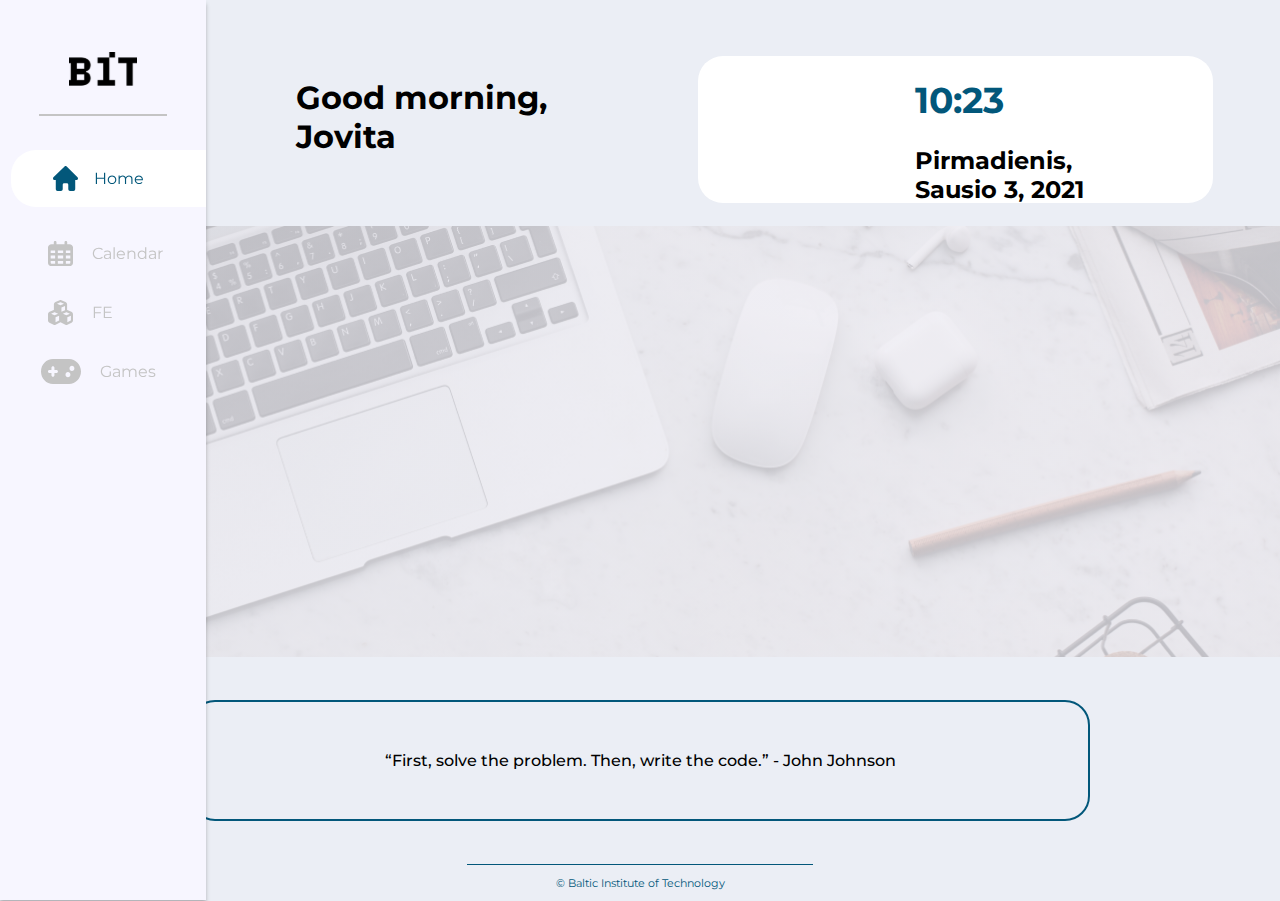
<file: index.html>
<!DOCTYPE html>
<html lang="en">
<head>
    <meta charset="UTF-8">
    <meta http-equiv="X-UA-Compatible" content="IE=edge">
    <meta name="viewport" content="width=device-width, initial-scale=1.0">
    <title>Friday Challenge</title>

    <link rel="stylesheet" href="styles/layout.css">
    <link rel="stylesheet" href="styles/global.css">
    <link rel="stylesheet" href="styles/content.css">

    <link rel="preconnect" href="https://fonts.gstatic.com" crossorigin>
    <link href="https://fonts.googleapis.com/css2?family=Montserrat:wght@500&display=swap" rel="stylesheet">

</head>
<body>
    <nav class="nav">
        <img class="logo" src="./assets/logobit.svg" alt="bit-logo">
        <hr>
        <div class="icon-bg active">
            <img src="./assets/Vectorhome.svg" alt="home-icon" class="icon">
            <a href="index.html">Home</a>
        </div>
        <div class="icon-bg">
            <img src="./assets/Vectorcalendar.svg" alt="calendar-icon" class="icon">
            <a href="calendar.html">Calendar</a>
        </div>
        <div class="icon-bg ">
            <img src="./assets/VectorFE.svg" alt="cubes-icon" class="icon">
            <a href="">FE</a>
        </div>
        <div class="icon-bg ">
            <img src="./assets/Vectorgames.svg" alt="play-icon" class="icon">
            <a href="">Games</a>
        </div>  
    </nav>
    <main>
        <h1 class="column">Good morning, Jovita</h1> 
        <div class="container">
            <h2>10:23</h2>
            <h3>Pirmadienis, Sausio 3, 2021</h3>
        </div>
    </main>
    <section class="image-class"></section>
    <section>
        <div class="citate">
            “First, solve the problem. Then, write the code.” - John Johnson
        </div>
    </section>
    <footer>
        <span> &#169; Baltic Institute of Technology</span>
    </footer>
</body>
</html>
</file>
<file: styles/layout.css>
.nav {
    background-color: var(--nav-bg-color);
    max-width: 100px;
    height: 100%;
    position: fixed;
    transition: max-width 0.4s ease-in 0s;
    box-shadow: 0px 4px 4px rgba(0, 0, 0, 0.25);
}
.nav .logo {
    margin: 52px 0 24px;
    position: relative;
    left: 50%;
    transform: translateX(-50%);
}
.nav hr {
    width: 62px;
    max-width: 62px;
    height: 2px;
    background-color: var(--grey-color);
    margin: auto;
    border: none;
    margin-bottom: 32px;
    transition: max-width 0.4s ease-in 0s;
}
.nav .icon-bg {
    border-radius: 25px 0 0 25px;
    margin-left: 11px;
    padding: 0;
    background-color: transparent;
    margin: 34px 0 34px 11px;
    display: flex;
    align-items: center;
}
.nav .icon-bg:last-child .icon {
    left: 30px;
}
.nav .icon-bg:last-child a {
    margin-left: 49px;
}
.nav .icon-bg.active {
    padding: 16px;
    background-color: var(--white-color);
}
.nav .icon-bg.active .icon {
    left: 26px;
}
.nav .icon-bg.active a {
    color: var(--secondary-color);
    margin-left: 42px;
}
.nav .icon-bg .icon {
    position: relative;
    left: 37px;
}
.nav .icon-bg a {
    position: relative;
    margin-left: 56px;
    color: var(--grey-color);
    visibility: hidden;
    opacity: 0;
    transition: opacity 0.5s linear;
    transition-delay: 0.2s;
}
.nav .icon-bg a:hover {
    text-decoration: underline;
}
.nav:hover {
    max-width: 206px;
    width: 206px;
}
.nav:hover hr {
    width: 128px;
    max-width: 128px;
}
.nav:hover a {
    visibility: visible;
    opacity: 1;
}

footer {
    position: relative;
    bottom: 0px;
    width: 346px;
    left: 50%;
    transform: translateX(-50%);
    text-align: center;
    color: var(--secondary-color);
    font-size: 11px;
    border-top: 1px solid var(--secondary-color);
    padding: 11px 0;
}

@media only screen and (max-width: 576px) {
    footer {
      width: auto;
      z-index: -1;
      left: 50%;
    }
  }
</file>
<file: styles/content.css>
.column {
  padding: 22px 96px;
  width: 323px;
  height: 103px;
  float: left;
  margin: 0 200px 0 200px ;
}

.container {
  background-color: white;
  padding: 22px 96px;
  width: 323px;
  height: 103px;
  border-radius: 25px;
  margin-left: auto;
  margin-right: 67px;
  margin-bottom: 23px;
}

main {
  padding-top: 56px;
} 

h2 {
  font-size: 36px;
  color: var(--secondary-color);
  width: 323px;
  margin: 0px;
}

h3 {
  font-size: 24px;
  width: 323px;
  line-height: 29px;
}

.image-class {
  background: linear-gradient(0deg, rgba(237, 236, 243, 0.46), rgba(237, 236, 243, 0.46)), url("../assets/workplace.png");
  height: 431px;
  background-repeat: no-repeat;
  background-size: cover;
  background-position: center;
}

.citate {
  padding: 49px 0;
  width: 70%;
  max-width: 898px;
  border: 2px solid var(--secondary-color);
  border-radius: 25px;
  text-align: center;
  margin: 43px auto;
}

section {
  font-weight: 500;
}

section:first-child {
  margin-left: 100px;
}


@media only screen and (max-width: 1080px) {
  main {
    flex-direction: column-reverse;
    align-items: flex-start;
    margin-left: 125px;
    width: auto;
  }

  .column {
    margin: 0px 30px;
  }

  .container {
    margin-left: 400px;
    padding: 22px 66px;
  }

  h3 {
   margin: 0;
  }
}


@media only screen and (max-width: 768px) {

  .citate {
    padding: 40px 64px;
    max-width: 433px;
    width: auto;
    margin-left: 106px;
  }

  footer {
    left: calc(50% + 50px);
  }

  .image-class{
    height: 476px;
  }
}
</file>
<file: styles/global.css>
:root{
    --main-color: #ebeef5;
    --secondary-color: #02577a;
    --grey-color: #c4c4c4;
    --nav-bg-color: #F7F6FF;
    --white-color: #fff;
}

/* reset */

body {
    background-color: var(--main-color);
    margin: 0;
    font-family: 'Montserrat', sans-serif;
}

a{
    text-decoration: none;
    color: inherit;
}
</file>
